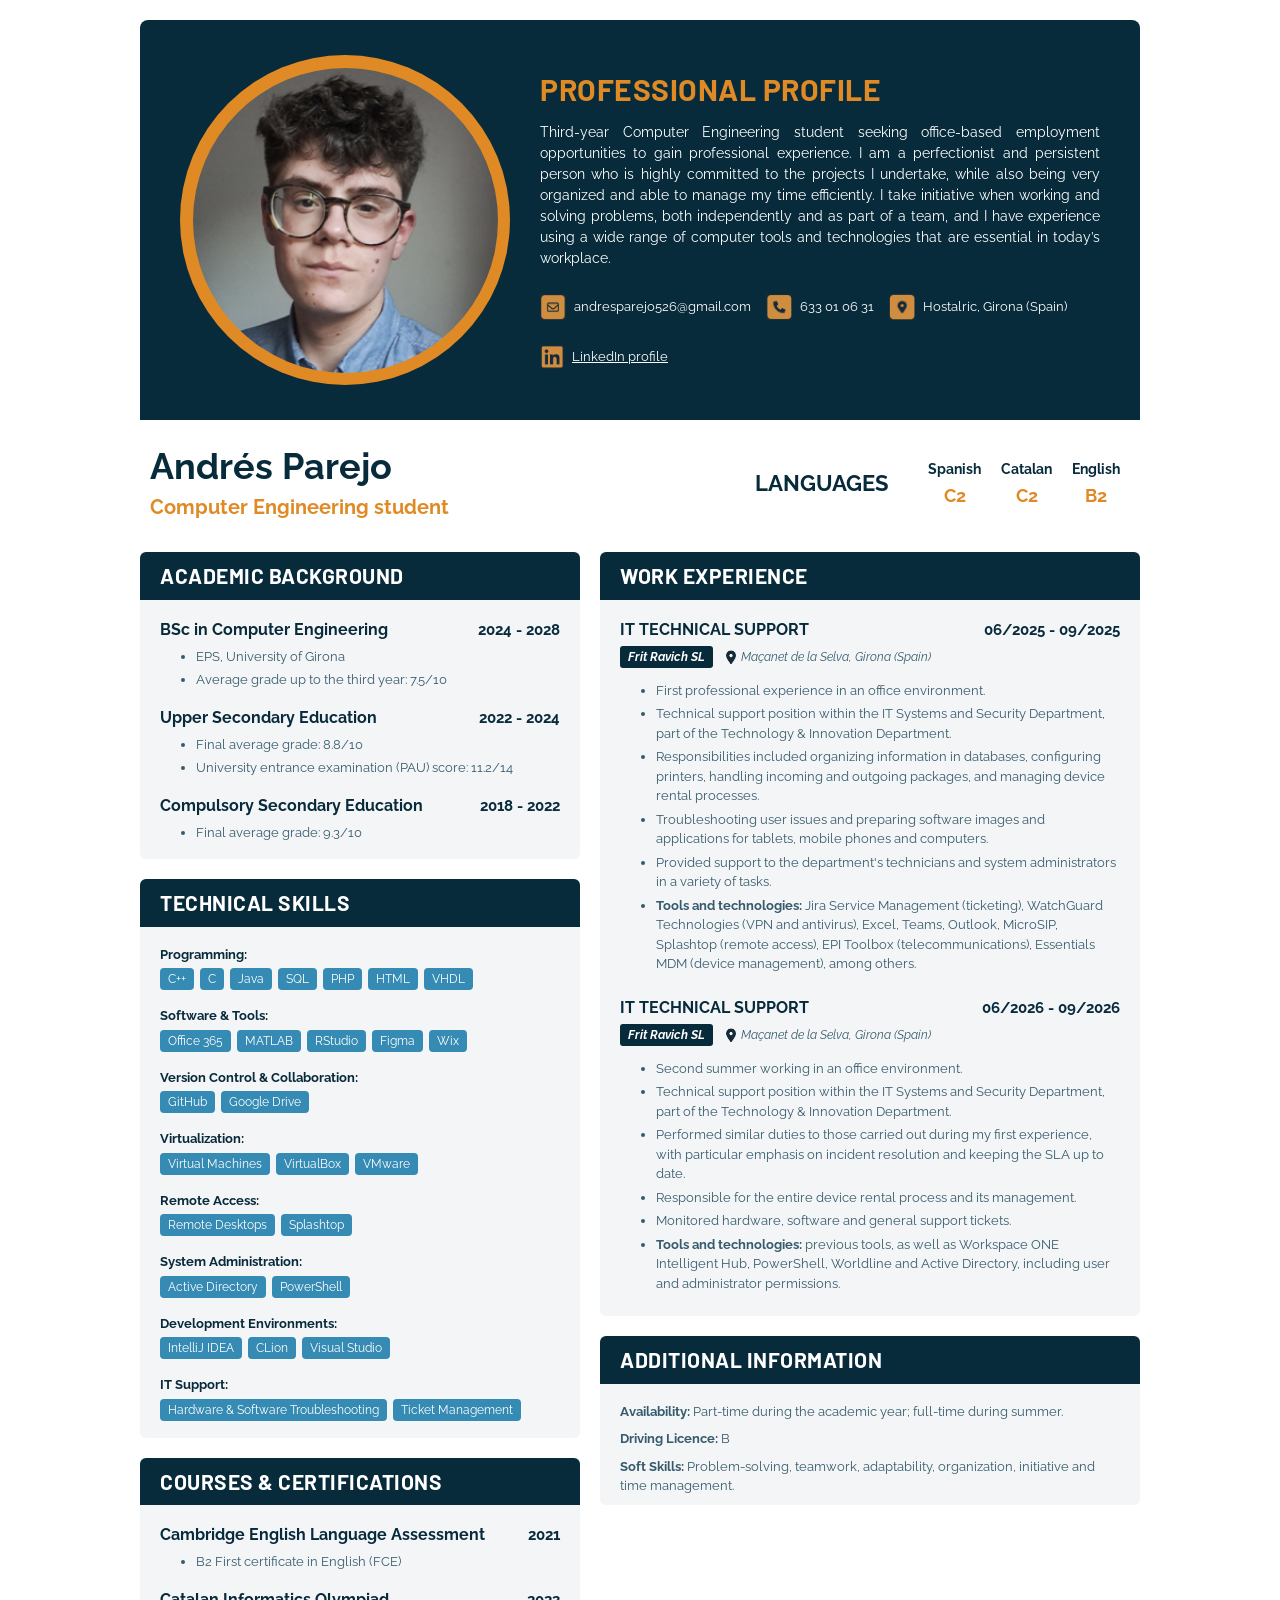
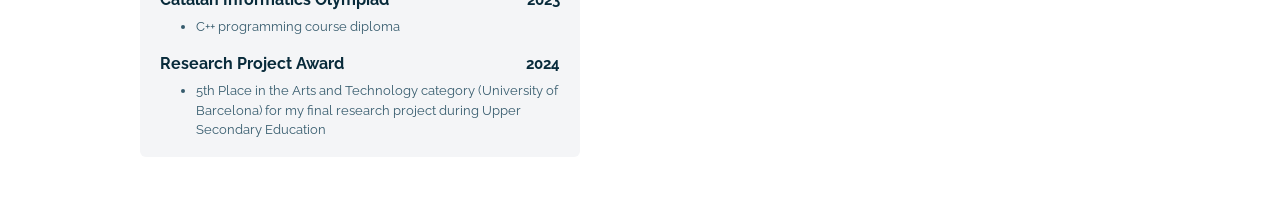
<file: index.html>
<!DOCTYPE html>
<html>
<head>
    <meta charset="UTF-8">
    <meta name="viewport" content="width=device-width, initial-scale=1.0">
    <!-- Website title, connect to Google Fonts and import -->
    <title>Andrés Parejo - CV</title>
    <link rel="preconnect" href="https://fonts.googleapis.com">
    <link rel="preconnect" href="https://fonts.gstatic.com" crossorigin>
    <link href="https://fonts.googleapis.com/css2?family=Barlow:wght@400;700&family=Raleway:wght@400;500;600;700&display=swap" rel="stylesheet">
    <!-- Link to CSS styles -->
    <link rel="stylesheet" href="styles.css">
</head>

<body>

<div class="page"> <!-- Main container-->
    <header class="top-header"> <!-- Header with photo, description and contact -->

        <div class="profile-photo-container">
            <img src="profilephoto.png" alt="Portrait of Andrés Parejo" class="profile-photo">
        </div>

        <div class="profile-details">
            <h1 class="header-title">PROFESSIONAL PROFILE</h1> <!-- Main heading of the section -->

            <p class="profile-description">
                Third-year Computer Engineering student seeking office-based employment opportunities to gain professional experience. 
                I am a perfectionist and persistent person who is highly committed to the projects 
                I undertake, while also being very organized and able to manage my time efficiently. 
                I take initiative when working and solving problems, both independently and as part of a team, 
                and I have experience using a wide range of computer tools and technologies that are essential in today’s workplace.
            </p>

            <div class="contact-info">

                <div class="contact-item">
                    <img src="email.png" alt="Email" class="contact-icon">
                    <span>andresparejo526@gmail.com</span>
                </div>

                <div class="contact-item">
                    <img src="phone.png" alt="Phone" class="contact-icon">
                    <span>633 01 06 31</span>
                </div>

                <div class="contact-item">
                    <img src="location1.png" alt="Location" class="contact-icon">
                    <span>Hostalric, Girona (Spain)</span>
                </div>
            </div>

            <div class="linkedin-container">
                <img src="linkedin.png" alt="LinkedIn" class="linkedin-icon">
                <a href="https://www.linkedin.com/in/andrés-parejo-domínguez-543783400">
                    LinkedIn profile
                </a>
            </div>
        </div>

    </header>
    <div class="identity-bar"> <!-- Central section with name, subtitle and languages -->

        <div class="user-name-title">
            <h2 class="user-name">Andrés Parejo</h2>
            <p class="user-subtitle">Computer Engineering student</p>
        </div>

        <section class="languages-section">
            <h3 class="languages-title">LANGUAGES</h3>

            <div class="language-list">

                <div class="language-item">
                    <span class="language-name">Spanish</span>
                    <span class="language-level">C2</span>
                </div>

                <div class="language-item">
                    <span class="language-name">Catalan</span>
                    <span class="language-level">C2</span>
                </div>

                <div class="language-item">
                    <span class="language-name">English</span>
                    <span class="language-level">B2</span>
                </div>
            </div>
        </section>
    </div>

    <main class="content-grid"> <!-- Main content grid -->

        <div class="left-column"> <!-- Education, technical skills and certifications -->
            <section class="card"> <!-- ACADEMIC BACKGROUND -->
                <h2 class="section-title">ACADEMIC BACKGROUND</h2>

                <div class="entry">
                    <div class="entry-header">
                        <h3 class="entry-title">BSc in Computer Engineering</h3>
                        <span class="entry-date">2024 - 2028</span>
                    </div>

                    <ul class="entry-list">
                        <li>EPS, University of Girona</li>
                        <li>Average grade up to the third year: 7.5/10</li>
                    </ul>
                </div>

                <div class="entry">
                    <div class="entry-header">
                        <h3 class="entry-title">Upper Secondary Education</h3>
                        <span class="entry-date">2022 - 2024</span>
                    </div>

                    <ul class="entry-list">
                        <li>Final average grade: 8.8/10</li>
                        <li>University entrance examination (PAU) score: 11.2/14</li>
                    </ul>
                </div>

                <div class="entry">
                    <div class="entry-header">
                        <h3 class="entry-title">Compulsory Secondary Education</h3>
                        <span class="entry-date">2018 - 2022</span>
                    </div>

                    <ul class="entry-list">
                        <li>Final average grade: 9.3/10</li>
                    </ul>

                </div>

            </section>
            <section class="card"> <!-- TECHNICAL SKILLS -->

                <h2 class="section-title">TECHNICAL SKILLS</h2>
                <div class="skills-container"> <!-- Skill labels -->

                    <div class="skill-group">
                        <span class="skill-category">Programming:</span>
                        <div class="labels">
                            <span class="label">C++</span>
                            <span class="label">C</span>
                            <span class="label">Java</span>
                            <span class="label">SQL</span>
                            <span class="label">PHP</span>
                            <span class="label">HTML</span>
                            <span class="label">VHDL</span>
                        </div>
                    </div>

                    <div class="skill-group">
                        <span class="skill-category">Software &amp; Tools:</span>
                        <div class="labels">
                            <span class="label">Office 365</span>
                            <span class="label">MATLAB</span>
                            <span class="label">RStudio</span>
                            <span class="label">Figma</span>
                            <span class="label">Wix</span>
                        </div>
                    </div>

                    <div class="skill-group">
                        <span class="skill-category">Version Control &amp; Collaboration:</span>
                        <div class="labels">
                            <span class="label">GitHub</span>
                            <span class="label">Google Drive</span>
                        </div>
                    </div>

                    <div class="skill-group">
                        <span class="skill-category">Virtualization:</span>
                        <div class="labels">
                            <span class="label">Virtual Machines</span>
                            <span class="label">VirtualBox</span>
                            <span class="label">VMware</span>
                        </div>
                    </div>

                    <div class="skill-group">
                        <span class="skill-category">Remote Access:</span>
                        <div class="labels">
                            <span class="label">Remote Desktops</span>
                            <span class="label">Splashtop</span>
                        </div>
                    </div>

                    <div class="skill-group">
                        <span class="skill-category">System Administration:</span>
                        <div class="labels">
                            <span class="label">Active Directory</span>
                            <span class="label">PowerShell</span>
                        </div>
                    </div>

                    <div class="skill-group">
                        <span class="skill-category">Development Environments:</span>
                        <div class="labels">
                            <span class="label">IntelliJ IDEA</span>
                            <span class="label">CLion</span>
                            <span class="label">Visual Studio</span>
                        </div>
                    </div>

                    <div class="skill-group">
                        <span class="skill-category">IT Support:</span>
                        <div class="labels">
                            <span class="label">Hardware &amp; Software Troubleshooting</span>
                            <span class="label">Ticket Management</span>
                        </div>
                    </div>
                </div>
            </section>

            <section class="card"> <!-- COURSES & CERTIFICATIONS -->
                <h2 class="section-title">COURSES &amp; CERTIFICATIONS</h2>

                <div class="entry">
                    <div class="entry-header">
                        <h3 class="entry-title">Cambridge English Language Assessment</h3>
                        <span class="entry-date">2021</span>
                    </div>

                    <ul class="entry-list">
                        <li>B2 First certificate in English (FCE)</li>
                    </ul>
                </div>

                <div class="entry">
                    <div class="entry-header">
                        <h3 class="entry-title">Catalan Informatics Olympiad</h3>
                        <span class="entry-date">2023</span>
                    </div>

                    <ul class="entry-list">
                        <li>C++ programming course diploma</li>
                    </ul>
                </div>

                <div class="entry">
                    <div class="entry-header">
                        <h3 class="entry-title">Research Project Award</h3>
                        <span class="entry-date">2024</span>
                    </div>

                    <ul class="entry-list">
                        <li>5th Place in the Arts and Technology category (University of Barcelona) 
                            for my final research project during Upper Secondary Education</li>
                    </ul>
                </div>
            </section>

        </div>
        <div class="right-column"> <!-- Work experience and additional information -->

            <section class="card"> <!-- WORK EXPERIENCE -->
                <h2 class="section-title">WORK EXPERIENCE</h2>
                <article class="job-entry"> <!-- 1st job -->

                    <div class="entry-header"> 
                        <h3 class="entry-title">IT TECHNICAL SUPPORT</h3>
                        <span class="entry-date">06/2025 - 09/2025</span>
                    </div>

                    <div class="company-info">
                        <span class="company-label">Frit Ravich SL</span>
                        <span class="location">
                            <img src="location2.png" alt="" class="location-icon">
                            Maçanet de la Selva, Girona (Spain)
                        </span>
                    </div>

                    <ul class="entry-list">
                        <li>First professional experience in an office environment.</li>
                        <li>Technical support position within the IT Systems and Security Department, part of the Technology &amp; Innovation Department.</li>
                        <li>Responsibilities included organizing information in databases, configuring printers, handling incoming and outgoing packages, 
                            and managing device rental processes.</li>
                        <li>Troubleshooting user issues and preparing software images and applications for tablets, mobile phones and computers.</li>
                        <li>Provided support to the department's technicians and system administrators in a variety of tasks.</li>
                        <li><strong>Tools and technologies:</strong> Jira Service Management (ticketing), WatchGuard Technologies (VPN and antivirus), 
                            Excel, Teams, Outlook, MicroSIP, Splashtop (remote access), EPI Toolbox (telecommunications), Essentials MDM (device management), 
                            among others.</li>
                    </ul>
                </article>

                <article class="job-entry"> <!-- 2nd job -->

                    <div class="entry-header">
                        <h3 class="entry-title">IT TECHNICAL SUPPORT</h3>
                        <span class="entry-date">06/2026 - 09/2026</span>
                    </div>

                    <div class="company-info">
                        <span class="company-label">Frit Ravich SL</span>
                        <span class="location">
                            <img src="location2.png" alt="" class="location-icon">
                            Maçanet de la Selva, Girona (Spain)
                        </span>
                    </div>

                    <ul class="entry-list">
                        <li>Second summer working in an office environment.</li>
                        <li>Technical support position within the IT Systems and Security Department, part of the Technology &amp; Innovation Department.</li>
                        <li>Performed similar duties to those carried out during my first experience, with particular emphasis on incident 
                            resolution and keeping the SLA up to date.</li>
                        <li>Responsible for the entire device rental process and its management.</li>
                        <li>Monitored hardware, software and general support tickets.</li>
                        <li><strong>Tools and technologies:</strong> previous tools, as well as Workspace ONE Intelligent Hub, PowerShell, 
                            Worldline and Active Directory, including user and administrator permissions.</li>
                    </ul>
                </article>

            </section>

            <section class="card"> <!-- ADDITIONAL INFORMATION -->
                <h2 class="section-title">ADDITIONAL INFORMATION</h2>

                <ul class="entry-list addinfo-list">
                    <li><strong>Availability:</strong> Part-time during the academic year; full-time during summer.</li>
                    <li><strong>Driving Licence:</strong> B</li>
                    <li><strong>Soft Skills:</strong> Problem-solving, teamwork, adaptability, organization, initiative and time management.</li>
                </ul>
            </section>
        </div>
    </main>
</div>

</body>
</html>
</file>
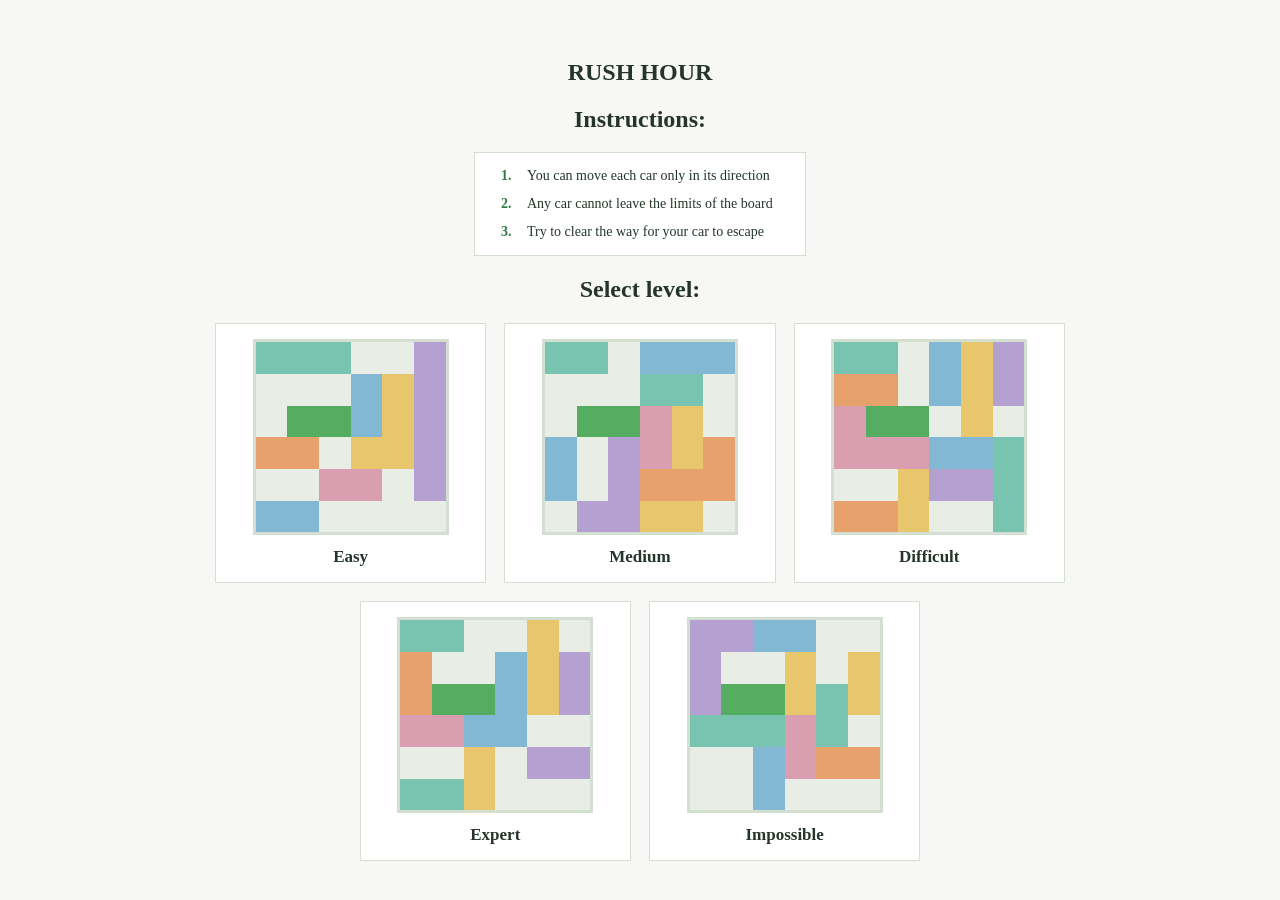
<file: HypermediaProjectP2_AndrésParejoDomínguez/HypermediaProjectP2_AndrésParejoDomínguez/index.html>
<!DOCTYPE html>
<head>
    <meta charset="UTF-8">
    <meta name="viewport" content="width=device-width, initial-scale=1.0">
    <meta name="author" content="Andrés Parejo Domínguez">
    <meta name="description" content="A website of the Rush Hour puzzle game with five difficulty levels">
    <title>Rush Hour</title>
    <link rel="stylesheet" href="styles.css">
    <script src="script.js" defer></script>
</head>
<body>

    <main class="website"> <!-- Main container with all the game screens -->
        <section id="menu-screen" class="screen menu-screen"> <!-- Main menu with game title instructions and levels -->
            <h1>RUSH HOUR</h1>
            <h2 class="instructions-title">Instructions:</h2>
            <div class="instructions">
                <ol>
                    <li>You can move each car only in its direction</li>
                    <li>Any car cannot leave the limits of the board</li>
                    <li>Try to clear the way for your car to escape</li>
                </ol>
            </div>
            <h2>Select level:</h2>
            <div id="level-list" class="level-list"></div>
        </section>

        <section id="game-screen" class="screen game-screen hidden">
        <!-- Game screen. It contains the board, game info, controls... (hidden class to keep screen invisible until a level selected -->
            <div class="game-top">
                <button id="back-button" class="outline-button" type="button">← Back to menu</button>
                <h1 id="game-title">Find the exit</h1>
                <p class="move-counter">Moves: <span id="move-counter"></span></p>
            </div>

            <div class="board"> <!-- Construction of the board (6x6 game grid where Js places cars) and exit -->
                <div id="game-board" class="game-board"></div>
                <div class="exit-opening"></div>
            </div>

            <div class="game-controls">
                
                <div class="main-buttons"> <!-- Buttons to reset the level or undo the previous move -->
                    <button id="reset-button" type="button">Restart</button>
                    <button id="undo-button" type="button" disabled>Undo</button>
                </div>
                <p id="selection-hint">Select a car</p>

                <div class="arrow-controls"> <!-- Arrow buttons to allow the car to move in either direction and drag label to indicate they can be moved directly -->
                    <button id="move-negative" class="arrow-button">←</button>
                    <span class="drag-label">Drag</span>
                    <button id="move-positive" class="arrow-button">→</button>
                </div>
            </div>
        </section>

        <section id="victory-screen" class="screen victory-screen hidden">
            <h1>You escaped!</h1>
            <p id="victory-message"></p> <!-- Message construction in Js -->

            <div class="victory-buttons"> <!-- Options available after completing a level -->
                <button id="next-level-button" type="button">Next level</button>
                <button id="play-again-button" type="button">Play again</button>
                <button id="victory-menu-button" type="button">Back to menu</button>
            </div>
        </section>

    </main>
</body>
</html>
</file>
<file: styles.css>
:root { /* Colour variables */
    --dark-blue: #082B3B;
    --orange: #E08A26;
    --text-color: #365B6D;
    --light-grey: #F4F5F7;
    --white: #FFFFFF;
    --label-blue: #368BB4;
}

body { /* Page styles */
    margin: 0;
    background-color: var(--white);
    color: var(--text-color);
    font-family: 'Raleway', sans-serif;
    line-height: 1.5;
}

.page { /* Main page container */
    max-width: 1000px;
    margin: 20px auto;
}

.top-header { /* Header with profile and contact details */
    display: flex;
    align-items: center;
    background-color: var(--dark-blue);
    color: var(--white);
    padding: 35px 40px;
    border-radius: 8px 8px 0 0;
}

.profile-photo-container {
    width: 330px;
    height: 330px;
    flex-shrink: 0;
    background-color: var(--orange);
    border-radius: 50%;
    display: flex;
    align-items: center;
    justify-content: center;
}

.profile-photo {
    width: 305px;
    height: 305px;
    border-radius: 50%;
    object-fit: cover;
}

.profile-details { /* Profile text and contact information */
    flex-grow: 1;
    padding-left: 30px;
}

.header-title,
.section-title { /* Shared heading styles */
    font-family: 'Barlow', sans-serif;
    font-weight: bold;
    letter-spacing: 0.5px;
}

.header-title {
    color: var(--orange);
    font-size: 30px;
    line-height: 1.2;
    margin: 0 0 15px;
}

.profile-description {
    color: var(--white);
    font-size: 14px;
    line-height: 1.5;
    margin: 0 0 25px;
    text-align: justify;
}

.contact-info {
    display: flex;
    flex-wrap: wrap;
    align-items: center;
    margin-top: 15px;
}

.contact-item {
    display: flex;
    align-items: center;
    color: var(--white);
    font-size: 13px;
    margin: 0 15px 10px 0;
}

.contact-icon {
    width: 26px;
    height: 26px;
    margin-right: 8px;
}

.linkedin-container {
    display: flex;
    align-items: center;
    margin-top: 15px;
    font-size: 13px;
}

.linkedin-icon {
    width: 24px;
    height: 24px;
    margin-right: 8px;
}

.linkedin-container a { /* Link to the Linkedin profile */
    color: var(--white);
    text-decoration: underline;
}

.identity-bar { /* Name and languages section layout */
    display: flex;
    justify-content: space-between;
    align-items: center;
    padding: 25px 20px 20px 10px;
}

.user-name {
    color: var(--dark-blue);
    font-size: 36px;
    line-height: 1.2;
    font-weight: bold;
    margin: 0;
}

.user-subtitle {
    color: var(--orange);
    font-size: 20px;
    margin: 4px 0 0;
    font-weight: bold;
}

.languages-section {
    display: flex;
    align-items: center;
}

.languages-title {
    color: var(--dark-blue);
    font-size: 22px;
    margin: 0 20px 0 0;
}

.language-list {
    display: flex;
}

.language-item {
    text-align: center;
    margin-left: 20px;
}

.language-name,
.language-level { /* Shared language text styles */
    display: block;
    font-weight: bold;
}

.language-name { /* Language name */
    color: var(--dark-blue);
    font-size: 14px;
}

.language-level {
    color: var(--orange);
    font-size: 18px;
    margin-top: 2px;
}

.content-grid { /* Main two-column layout */
    display: grid;
    grid-template-columns: 44% 54%;
    gap: 2%;
    margin-top: 10px;
}

.card { /* Content card appearance */
    background-color: var(--light-grey);
    padding: 0 20px 1px;
    margin-bottom: 20px;
    border-radius: 6px;
    overflow: hidden;
}

.section-title { /* Section heading bar */
    background-color: var(--dark-blue);
    color: var(--white);
    font-size: 21px;
    margin: 0 -20px 18px;
    padding: 8px 20px;
}

.entry { /* Academic or certification entry spacing */
    margin-bottom: 16px;
}

.job-entry { /* Work experience entry spacing */
    margin-bottom: 22px;
}

.entry-header { /* Entry title and date layout */
    display: flex;
    justify-content: space-between;
    align-items: baseline;
    margin-bottom: 4px;
}

.entry-title {
    color: var(--dark-blue);
    font-size: 16px;
    font-weight: bold;
    margin: 0;
}

.entry-date {
    color: var(--dark-blue);
    font-size: 15px;
    font-weight: bold;
    margin-left: 10px;
    white-space: nowrap;
}

.entry-list { /* Lists of education and work details */
    margin: 5px 0 0 36px;
    padding: 0;
}

.entry-list li { /* Individual list item */
    color: var(--text-color);
    font-size: 13px;
    line-height: 1.5;
    margin-bottom: 4px;
}

.addinfo-list { /* Additional information list*/
    list-style: none;
    margin: 0;
    padding: 0;
}

.addinfo-list li {
    margin-bottom: 8px;
}

.skill-group {
    display: flex;
    flex-wrap: wrap;
    align-items: center;
    margin-bottom: 10px;
}

.skill-category { /* Technical skill category heading */
    width: 100%;
    color: var(--dark-blue);
    font-size: 13px;
    font-weight: bold;
    margin-bottom: 4px;
}

.labels {
    display: flex;
    flex-wrap: wrap;
}

.label,
.company-label {
    display: inline-block;
}

.label { /* Technical skill label appearance */
    background-color: var(--label-blue);
    color: var(--white);
    font-size: 12px;
    padding: 2px 8px;
    margin: 0 6px 6px 0;
    border-radius: 4px;
}

.company-info { /* Company name and location layout */
    display: flex;
    flex-wrap: wrap;
    align-items: center;
    margin: 4px 0 8px;
}

.company-label {
    background-color: var(--dark-blue);
    color: var(--white);
    font-size: 12px;
    font-weight: bold;
    font-style: italic;
    padding: 2px 8px;
    margin: 0 12px 5px 0;
    border-radius: 3px;
}

.location { /* Workplace location text and icon layout */
    display: flex;
    align-items: center;
    color: var(--text-color);
    font-size: 12px;
    font-style: italic;
    margin-bottom: 5px;
}

.location-icon {
    width: 12px;
    height: 16px;
    margin-right: 4px;
}

@media (max-width: 768px) { /* Stack the main columns, header and identity section on small screens and smartphones */
    .top-header,
    .identity-bar {
        flex-wrap: wrap;
    }
    .content-grid {
        grid-template-columns: 1fr;
    }
}
</file>
<file: HypermediaProjectP2_AndrésParejoDomínguez/HypermediaProjectP2_AndrésParejoDomínguez/styles.css>
:root { /* CSS variables for colors and fonts */
    --background: #f7f8f5;
    --text: #26352b;
    --white: #ffffff;
    --green: #55ad62;
    --light-green: #e6f1e3;
    --hover-green: #edf5e9;
    --dark-green: #347743;
    --border: #d3dfd0;
    --button-text: #405242;
    --font: "Times New Roman", Times, serif;
}

body {
    margin: 0;
    background: var(--background);
    color: var(--text);
    font-family: var(--font);
}

button { /* To use the same font as the rest of the page for all buttons */
    font: inherit;
    cursor: pointer;
}

button:disabled { opacity: 0.4; }

.website, .screen { /* Center main content and limit its width */
    width: 90%;
    margin: auto;
    text-align: center;
}

.website {
    display: flex;
    align-items: center;
    justify-content: center;
    min-height: 100vh;
}

.hidden { display: none; }

.menu-screen { padding: 35px 0; }
.menu-screen h1 { font-size: 48px; } /* Main title and section headings */
.menu-screen h2 { font-size: 22px; }

.instructions { /* Instructions container */
    width: 90%;
    max-width: 300px;
    margin: auto;
    padding: 15px;
    background: var(--white);
    border: 1px solid var(--border);
    text-align: left;
}

.instructions ol {
    padding-left: 25px;
    margin: 0;
}

.instructions li {
    padding-left: 12px;
    margin-bottom: 12px;
    font-size: 14px;
}

.instructions li::marker { /* To highlight the numbers of the instructions */
    color: var(--dark-green);
    font-weight: bold;
}

.instructions li:last-child { margin-bottom: 0; }

.level-list {
    display: grid;
    grid-template-columns: repeat(6, 1fr);
    gap: 18px;
    max-width: 850px;
    margin: 0 auto;
}

.level-option:nth-child(4) { grid-column: 2 / span 2; } /* To put the 4th and 5th levels in the center of the 2nd row */
.level-option:nth-child(5) { grid-column: 4 / span 2; }

.level-option { /* Appearance & layout of each level card */
    display: flex;
    grid-column: span 2;
    flex-direction: column;
    align-items: center;
    gap: 12px;
    padding: 15px;
    background: var(--white);
    border: 1px solid var(--border);
    color: var(--text);
}

.level-option:hover, .outline-button:hover {
    background: var(--light-green);
    border-color: #8eb78a;
}

.level-preview {
    position: relative;
    width: 100%;
    max-width: 190px;
    height: 190px;
    background: #e8eee5;
    border: 3px solid var(--border);
}

.small-car { /* To put the small cars inside the level previews */
    position: absolute;
    background: #83b8d4;
}

.main-small-car, .car.main-car { background: var(--green); }

.color-blue { background: #83b8d4; }
.color-yellow { background: #e8c76c; }
.color-purple { background: #b4a1d2; }
.color-teal { background: #78c4b0;}
.color-orange { background: #e7a16c; }
.color-pink { background: #d99fb0; }

.level-info {
    font-size: 17px;
    font-weight: bold;
}

.game-screen { padding: 25px 0; }

.game-top {
    display: grid;
    grid-template-columns: repeat(3, 1fr);
    align-items: center;
    margin-bottom: 22px;
}

.game-top h1 { font-size: 27px; }

.outline-button, .move-counter { /* Same appearance to the back button and move counter */
    padding: 9px 12px;
    background: var(--white);
    border: 1px solid var(--border);
    color: var(--button-text);
    font-size: 14px;
}

.outline-button {
    justify-self: end;
    margin-right: 15px;
}

.move-counter { /* Style & position of the move counter */
    width: fit-content;
    justify-self: start;
    margin-left: 15px;
    background: var(--light-green);
    color: var(--dark-green);
    font-weight: bold;
}

#move-counter { font-size: 17px; }

.board {
    position: relative;
    width: fit-content;
    margin: auto;
    padding: 13px;
    border: 5px solid #aebdac;
    background: #dce5d9;
}

.game-board { /* To create the 6x6 grid */
    position: relative;
    display: grid;
    grid-template: repeat(6, 60px) / repeat(6, 60px);
    gap: 4px;
}

.board-cell { background: #f5f7f2; }

.exit-opening { /* Open the exit on the right side of the board */
    position: absolute;
    right: -7px;
    width: 8px;
    height: 24px;
    background: var(--background);
}

.car { /* Cars positioned dynamically by Js */
    position: absolute;
    display: flex;
    align-items: center;
    justify-content: center;
    padding: 0;
    border: 2px solid var(--white);
    color: var(--text);
    font-size: 12px;
    font-weight: bold;
}

.car.selected {
    outline: 3px solid #294f32;
    z-index: 4;
}

.game-controls { margin: 20px auto; }

.main-buttons, .arrow-controls, .victory-buttons {
    display: flex;
    justify-content: center;
    gap: 10px;
}

.main-buttons button, .arrow-controls button, .victory-buttons button { /* To align the groups of buttons horizontally */
    padding: 10px 17px;
    background: var(--white);
    border: 1px solid var(--border);
    color: var(--button-text);
    font-size: 14px;
}

.main-buttons button:hover, .arrow-controls button:hover, .victory-buttons button:hover {
    background: var(--hover-green);
}

#selection-hint {
    display: inline-block;
    margin: 17px 0 10px;
    padding: 9px 16px;
    background: var(--light-green);
    color: var(--dark-green);
    font-size: 14px;
    font-weight: bold;
}

.arrow-controls button { /* Movement arrow buttons */
    min-width: 62px;
    font-size: 22px;
    font-weight: bold;
    position: relative;
    top: 7px;
}

.drag-label {
    display: inline-block;
    margin-top: 18px;
    padding: 5px 14px;
    background: #b6b6b6;
    color: var(--white);
    font-size: 13px;
    font-weight: bold;
}

.victory-screen h1 { font-size: 38px; }
.victory-screen p { color: #657465; }

@media (max-width: 600px) { /* To make the website more responsive on smaller screens */
    .website, .screen {
        width: 95%;
    }
}
</file>
